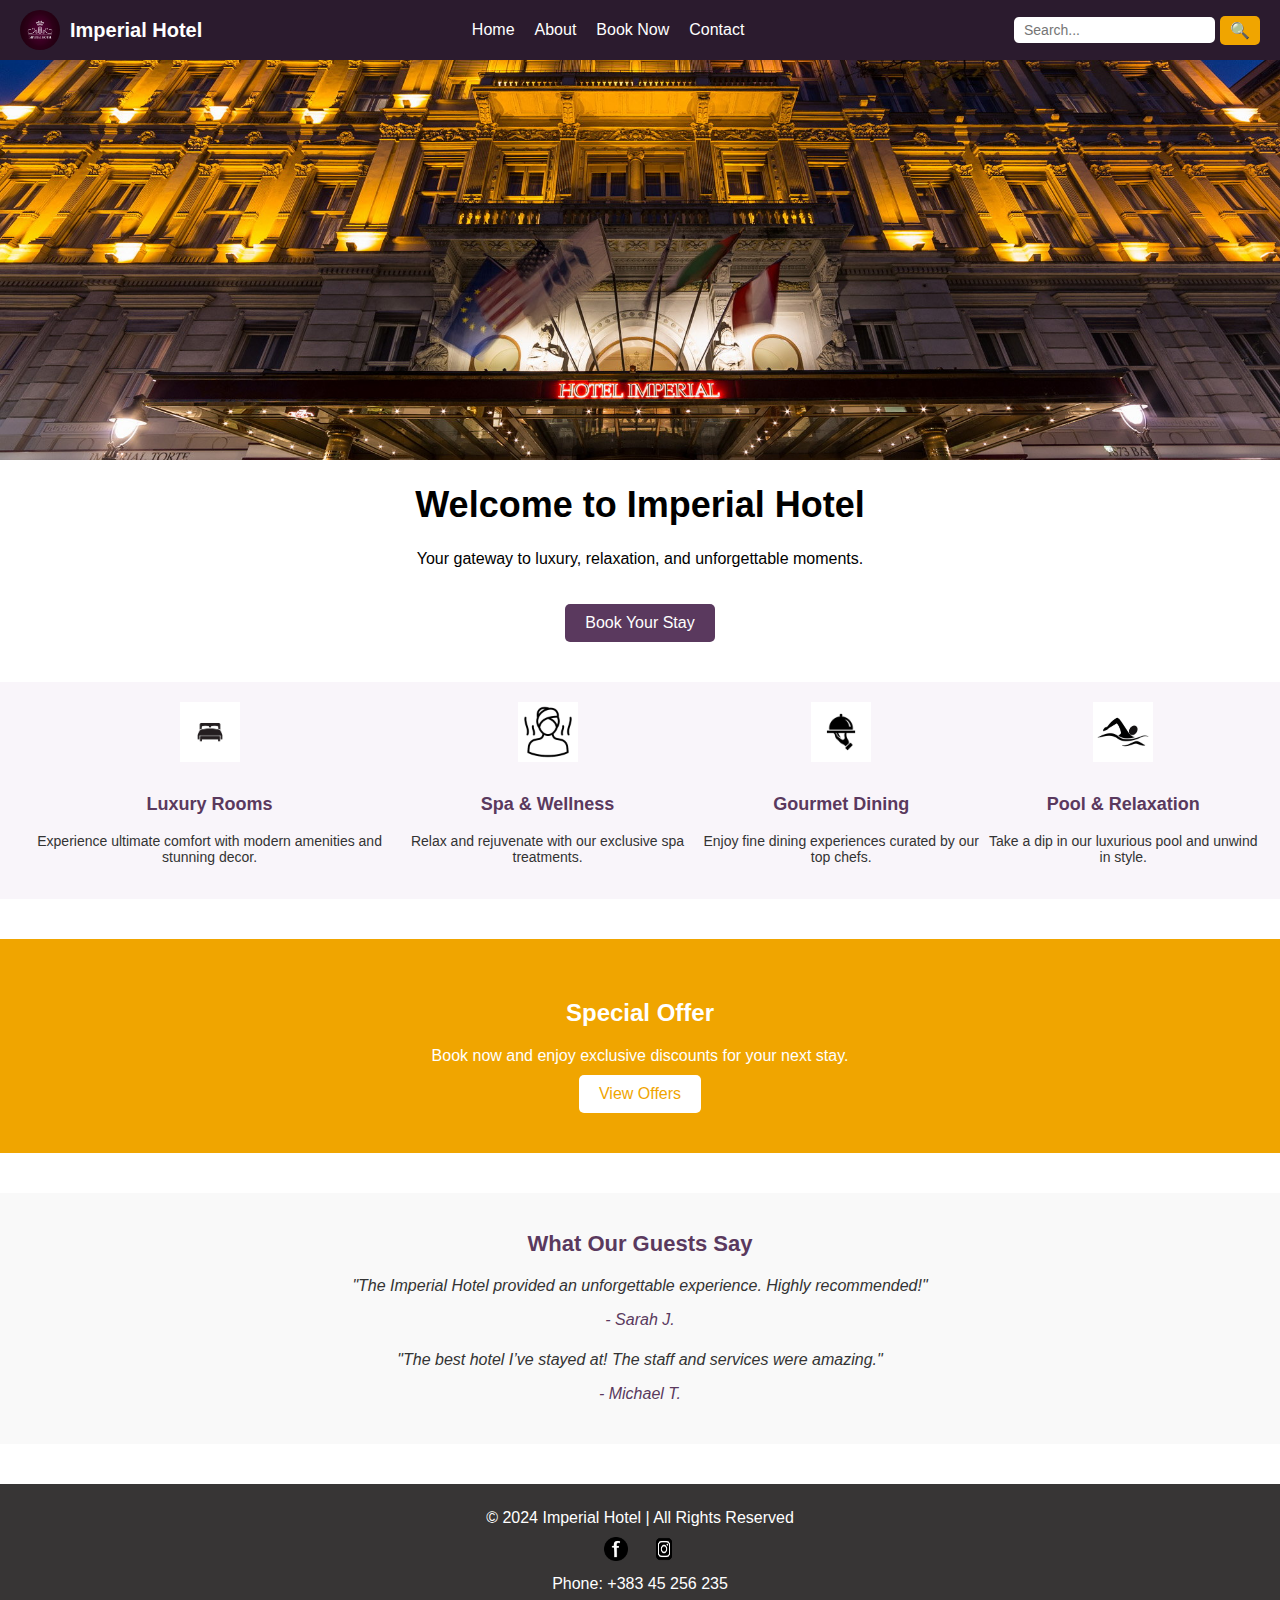
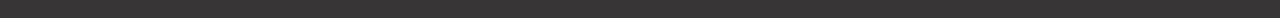
<file: sistemet e hoteleve/index.html>
<!DOCTYPE html>
<html lang="en">
<head>
    <meta charset="UTF-8">
    <meta name="viewport" content="width=device-width, initial-scale=1.0">
    <title>Imperial Hotel - Home</title>
    <link rel="stylesheet" href="styles.css">
</head>
<body>
    <!-- Header -->
    <header>
        <div class="navbar">
            <!-- Logo dhe emri i hotelit -->
            <div class="logo">
                <img src="logo.png" alt="Imperial Logo">
                <span>Imperial Hotel</span>
            </div>
    
            <!-- Lidhjet e faqeve -->
            <nav>
                <ul class="nav-links">
                    <li><a href="index.html">Home</a></li>
                    <li><a href="about.html">About</a></li>
                    <li><a href="booknow.html">Book Now</a></li>
                    <li><a href="contact.html">Contact</a></li>
                </ul>
            </nav>
    
            <!-- Search bar -->
            <div class="search-bar">
                <input type="text" placeholder="Search...">
                <button type="submit">&#128269;</button> <!-- Ikona për search -->
            </div>
        </div>
    </header>
    

    <!-- Slider -->
    <div class="slider">
        <img src="slider1.jpg" alt="Hotel View 1" class="slide">
        <img src="slider2.jpg" alt="Hotel View 2" class="slide">
        <img src="slider3.jpg" alt="Hotel View 3" class="slide">
    </div>

    <main>
        <h1>Welcome to Imperial Hotel</h1>
        <p>Your gateway to luxury, relaxation, and unforgettable moments.</p>
        <a href="booknow.html" class="cta-button">Book Your Stay</a>        
    </main>

    <!-- lluks ne dhoma -->
    <section class="services">
        <div class="service">
            <img src="luxury-room-icon.png" alt="Luxury Rooms">
            <h3>Luxury Rooms</h3>
            <p>Experience ultimate comfort with modern amenities and stunning decor.</p>
        </div>
        <div class="service">
            <img src="spa-icon.png" alt="Spa and Wellness">
            <h3>Spa & Wellness</h3>
            <p>Relax and rejuvenate with our exclusive spa treatments.</p>
        </div>
        <div class="service">
            <img src="gourmet-food-icon.png" alt="Gourmet Dining">
            <h3>Gourmet Dining</h3>
            <p>Enjoy fine dining experiences curated by our top chefs.</p>
        </div>
        <div class="service">
            <img src="pool-icon.png" alt="Pool">
            <h3>Pool & Relaxation</h3>
            <p>Take a dip in our luxurious pool and unwind in style.</p>
        </div>
    </section>
    
    <!-- oferta speciale -->
    <section class="special-offer">
        <h2>Special Offer</h2>
        <p>Book now and enjoy exclusive discounts for your next stay.</p>
        <a href="special_offers.html" class="button"><button> View Offers</button></a>
    </section>

    <!-- rishikimet nga klienti -->
    <section class="testimonials">
        <h2>What Our Guests Say</h2>
        <div class="testimonial">
            <p>"The Imperial Hotel provided an unforgettable experience. Highly recommended!"</p>
            <h4>- Sarah J.</h4>
        </div>
        <div class="testimonial">
            <p>"The best hotel I’ve stayed at! The staff and services were amazing."</p>
            <h4>- Michael T.</h4>
        </div>
    </section>

   
    
    
    

    <!-- Footer -->
    <footer>
        <p>&copy; 2024 Imperial Hotel | All Rights Reserved</p>
        <div class="social-icons">
            <a href="#" title="Facebook">
                <img src="facebook-logo-png-white-image-galleries--imagekbm-25.png" alt="Facebook" >
            </a>
            <a href="#" title="Instagram">
                <img src="instagram.png" alt="Instagram">
            </a>
        </div>
        <p>Phone: +383 45 256 235</p>
    </footer>
    <script src="script.js"></script>
</body>
</html>
</file>
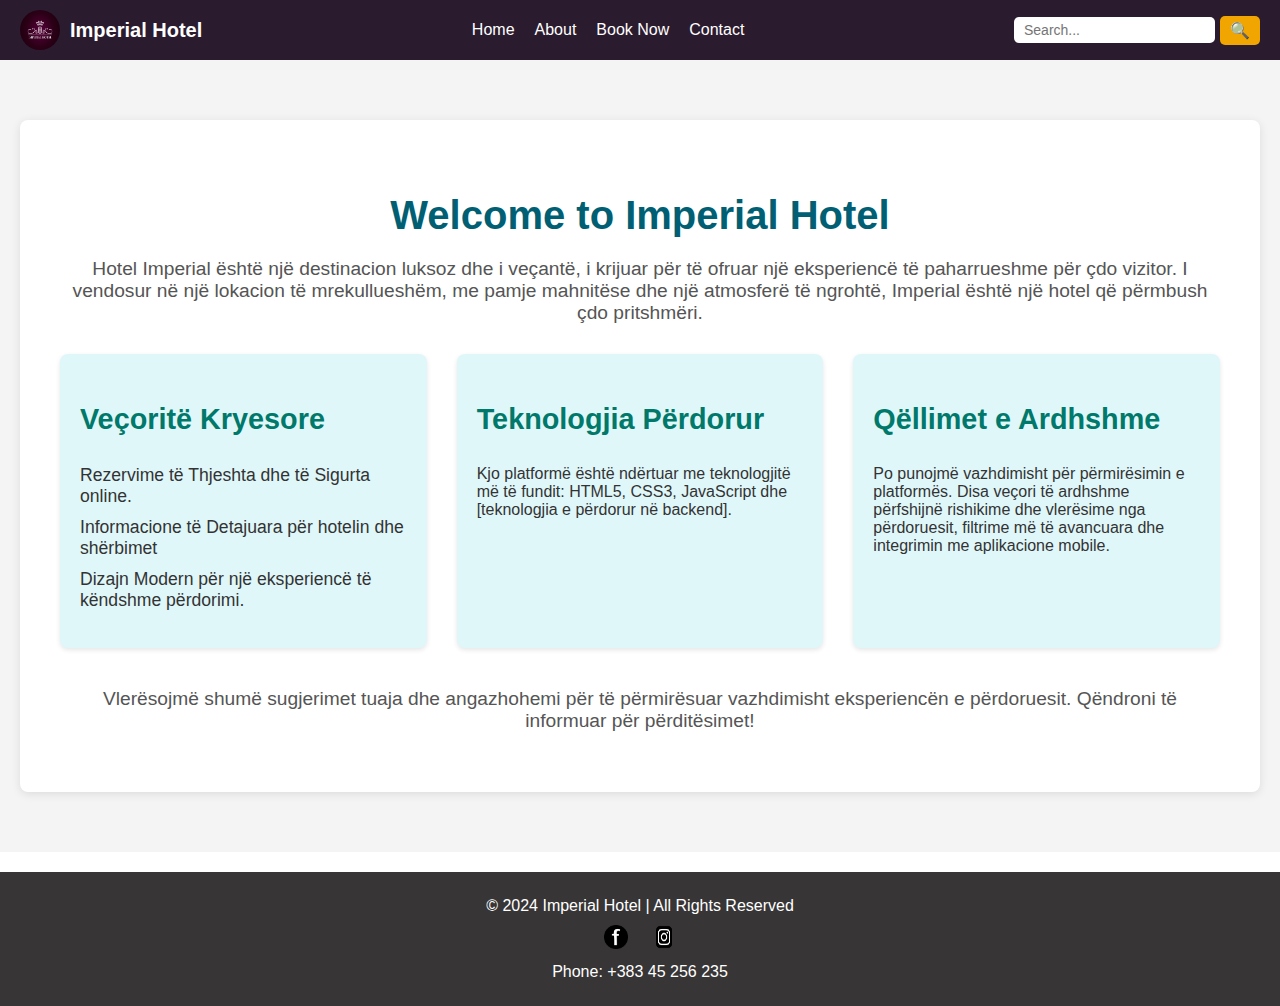
<file: sistemet e hoteleve/about.html>
<!DOCTYPE html>
<html lang="en">
<head>
    <meta charset="UTF-8">
    <meta name="viewport" content="width=device-width, initial-scale=1.0">
    <title>About Us - Imperial Hotel</title>
    <link rel="stylesheet" href="styles.css">
</head>
<body>
    <!-- Header -->
    <header>
        <div class="navbar">
            <!-- Logo dhe emri i hotelit -->
            <div class="logo">
                <img src="logo.png" alt="Imperial Logo">
                <span>Imperial Hotel</span>
            </div>
    
            <!-- Lidhjet e faqeve -->
            <nav>
                <ul class="nav-links">
                    <li><a href="index.html">Home</a></li>
                    <li><a href="about.html">About</a></li>
                    <li><a href="booknow.html">Book Now</a></li>
                    <li><a href="contact.html">Contact</a></li>
                </ul>
            </nav>
    
            <!-- Search bar -->
            <div class="search-bar">
                <input type="text" placeholder="Search...">
                <button type="submit">&#128269;</button> <!-- Ikona për search -->
            </div>
        </div>
    </header>
    

    <section id="about">
        <div class="about-container">
          <h2>Welcome to Imperial Hotel</h2>
          <p class="intro-text">Hotel Imperial është një destinacion luksoz dhe i veçantë, i krijuar për të ofruar një eksperiencë të paharrueshme për çdo vizitor. I vendosur në një lokacion të mrekullueshëm, me pamje mahnitëse dhe një atmosferë të ngrohtë, Imperial është një hotel që përmbush çdo pritshmëri.</p>
      
          <div class="feature-container">
            <div class="feature">
              <h3>Veçoritë Kryesore</h3>
              <ul>
                <li>Rezervime të Thjeshta dhe të Sigurta online.</li>
                <li>Informacione të Detajuara për hotelin dhe shërbimet</li>
                <li>Dizajn Modern për një eksperiencë të këndshme përdorimi.</li>
              </ul>
            </div>
      
            <div class="feature">
              <h3>Teknologjia Përdorur</h3>
              <p>Kjo platformë është ndërtuar me teknologjitë më të fundit: HTML5, CSS3, JavaScript dhe [teknologjia e përdorur në backend].</p>
            </div>
      
            <div class="feature">
              <h3>Qëllimet e Ardhshme</h3>
              <p>Po punojmë vazhdimisht për përmirësimin e platformës. Disa veçori të ardhshme përfshijnë rishikime dhe vlerësime nga përdoruesit, filtrime më të avancuara dhe integrimin me aplikacione mobile.</p>
            </div>
          </div>
      
          <p class="closing-text">Vlerësojmë shumë sugjerimet tuaja dhe angazhohemi për të përmirësuar vazhdimisht eksperiencën e përdoruesit. Qëndroni të informuar për përditësimet!</p>
        </div>
      </section>
      
      

      <!-- Footer -->
      <footer>
        <p>&copy; 2024 Imperial Hotel | All Rights Reserved</p>
        <div class="social-icons">
            <a href="#" title="Facebook">
                <img src="facebook-logo-png-white-image-galleries--imagekbm-25.png" alt="Facebook" >
            </a>
            <a href="#" title="Instagram">
                <img src="instagram.png" alt="Instagram">
            </a>
        </div>
        <p>Phone: +383 45 256 235</p>
    </footer>
</body>
</html>
</file>
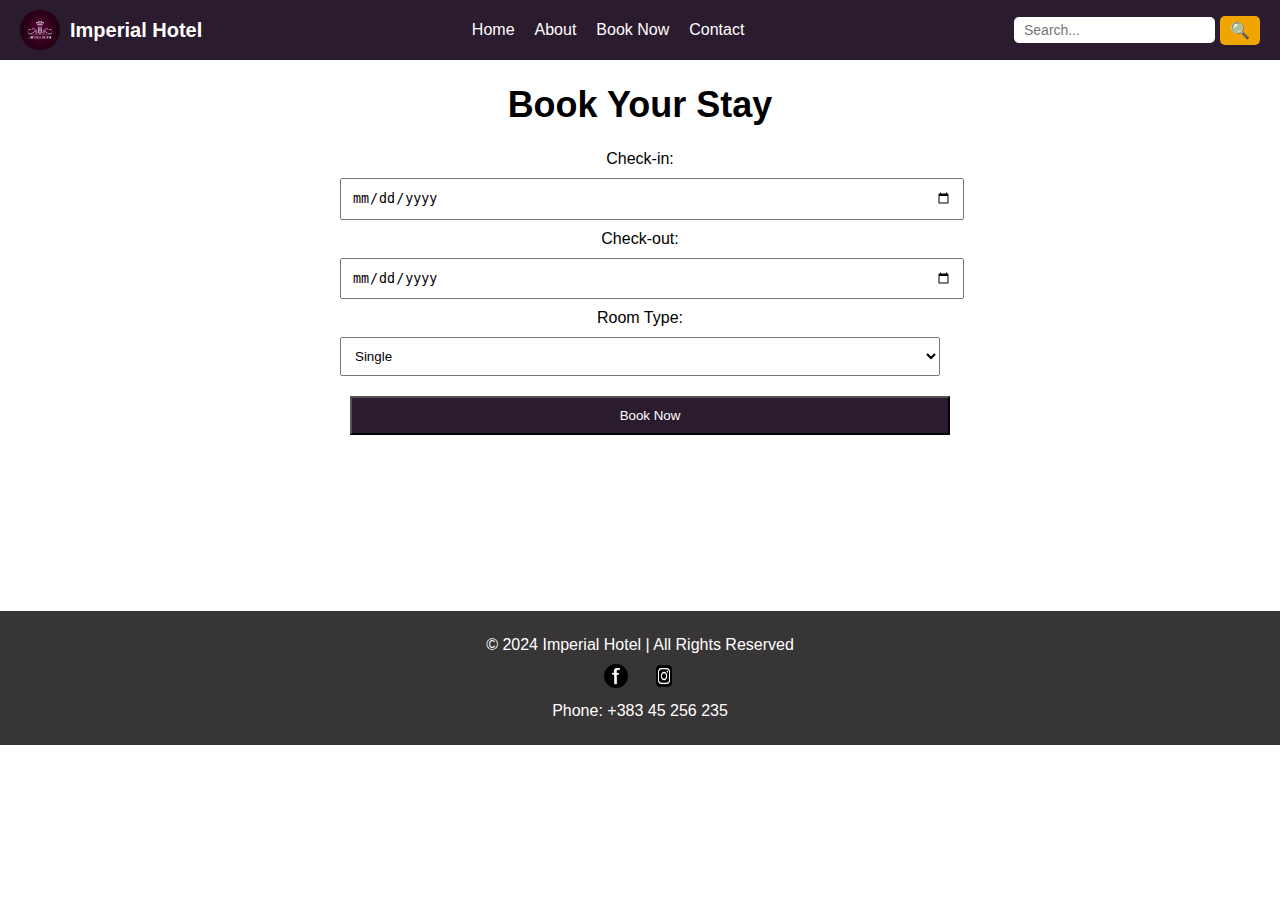
<file: sistemet e hoteleve/booknow.html>
<!DOCTYPE html>
<html lang="en">
<head>
    <meta charset="UTF-8">
    <meta name="viewport" content="width=device-width, initial-scale=1.0">
    <title>Book Now - Imperial Hotel</title>
    <link rel="stylesheet" href="styles.css">
</head>
<body>
       <!-- Header -->
       <header>
        <div class="navbar">
            <!-- Logo dhe emri i hotelit -->
            <div class="logo">
                <img src="logo.png" alt="Imperial Logo">
                <span>Imperial Hotel</span>
            </div>
    
            <!-- Lidhjet e faqeve -->
            <nav>
                <ul class="nav-links">
                    <li><a href="index.html">Home</a></li>
                    <li><a href="about.html">About</a></li>
                    <li><a href="booknow.html">Book Now</a></li>
                    <li><a href="contact.html">Contact</a></li>
                </ul>
            </nav>
    
            <!-- Search bar -->
            <div class="search-bar">
                <input type="text" placeholder="Search...">
                <button type="submit">&#128269;</button> <!-- Ikona për search -->
            </div>
        </div>
    </header>

    <main>
        <h1>Book Your Stay</h1>
        <form action="#">
            <label for="check-in">Check-in:</label>
            <input type="date" id="check-in" name="check-in"><br>

            <label for="check-out">Check-out:</label>
            <input type="date" id="check-out" name="check-out"><br>

            <label for="room-type">Room Type:</label>
            <select id="room-type" name="room-type">
                <option value="single">Single</option>
                <option value="double">Double</option>
                <option value="suite">Suite</option>
            </select><br>

            <input type="submit" value="Book Now" style="color: white; background-color:  #2b1b2e; margin-left: 10px;" onclick="showSuccessMessage(); return false;">
        </form>
        <script>
            // Funksioni që shfaq mesazhin e suksesit dhe falënderimin
            function showSuccessMessage() {
                alert("Rezervimi u krye me sukses!");
                alert("Faleminderit!");
            }
            </script>
    </main><br><br><br><br><br><br><br>

     <!-- Footer -->
     <footer>
        <p>&copy; 2024 Imperial Hotel | All Rights Reserved</p>
        <div class="social-icons">
            <a href="#" title="Facebook">
                <img src="facebook-logo-png-white-image-galleries--imagekbm-25.png" alt="Facebook" >
            </a>
            <a href="#" title="Instagram">
                <img src="instagram.png" alt="Instagram">
            </a>
        </div>
        <p>Phone: +383 45 256 235</p>
    </footer>
</body>
</html>
</file>
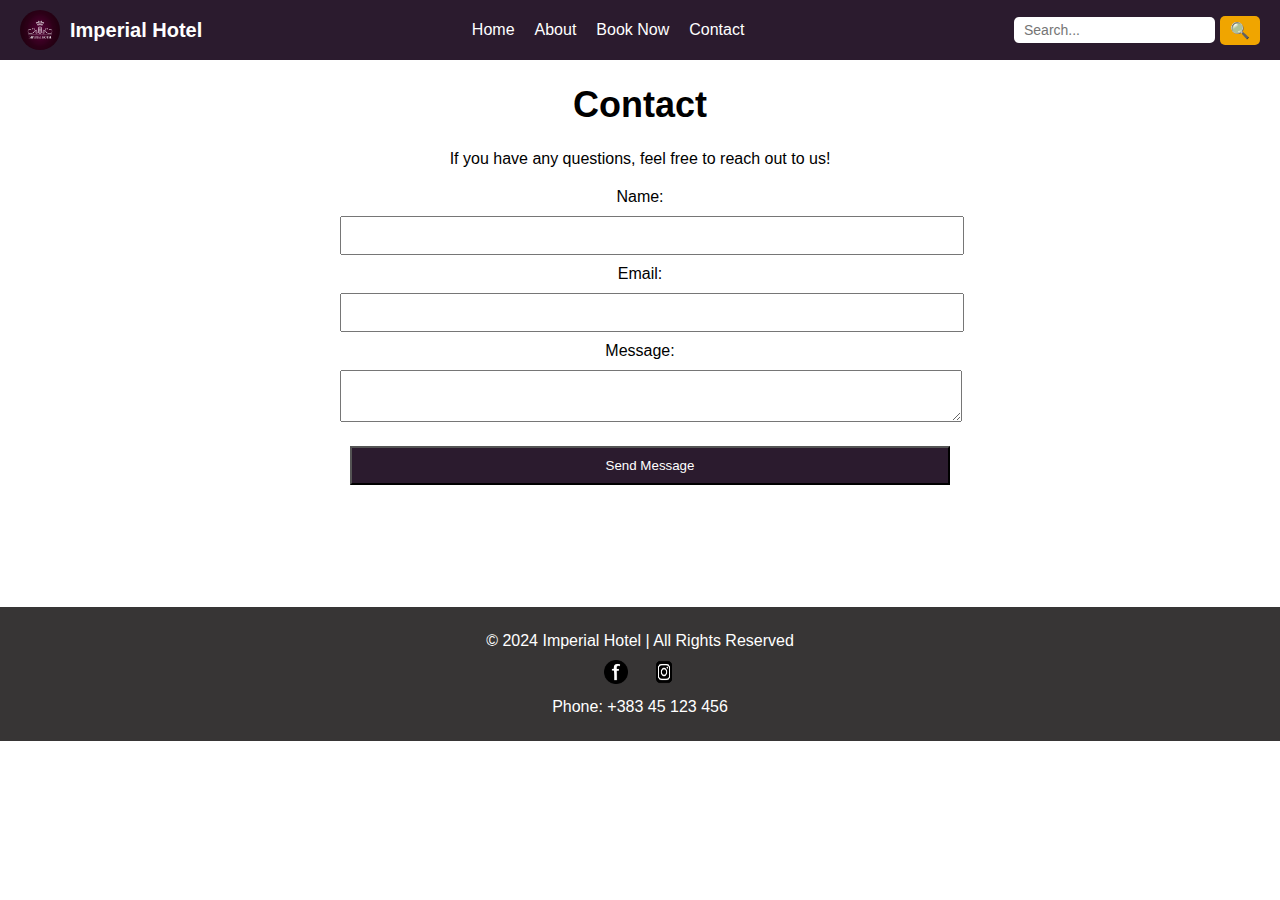
<file: sistemet e hoteleve/contact.html>
<!DOCTYPE html>
<html lang="en">
<head>
    <meta charset="UTF-8">
    <meta name="viewport" content="width=device-width, initial-scale=1.0">
    <title>Contact Us - Imperial Hotel</title>
    <link rel="stylesheet" href="styles.css">
</head>
<body>
       <!-- Header -->
       <header>
        <div class="navbar">
            <!-- Logo dhe emri i hotelit -->
            <div class="logo">
                <img src="logo.png" alt="Imperial Logo">
                <span>Imperial Hotel</span>
            </div>
    
            <!-- Lidhjet e faqeve -->
            <nav>
                <ul class="nav-links">
                    <li><a href="index.html">Home</a></li>
                    <li><a href="about.html">About</a></li>
                    <li><a href="booknow.html">Book Now</a></li>
                    <li><a href="contact.html">Contact</a></li>
                </ul>
            </nav>
    
            <!-- Search bar -->
            <div class="search-bar">
                <input type="text" placeholder="Search...">
                <button type="submit">&#128269;</button> <!-- Ikona për search -->
            </div>
        </div>
    </header>

    <main>
        <h1>Contact</h1>
        <p>If you have any questions, feel free to reach out to us!</p>
        <form>
            <label for="name">Name:</label>
            <input type="text" id="name" name="name"><br>

            <label for="email">Email:</label>
            <input type="email" id="email" name="email"><br>

            <label for="message">Message:</label>
            <textarea id="message" name="message"></textarea><br>

            <input type="submit" value="Send Message" style="color: white; background-color:  #2b1b2e; margin-left: 10px;" >
        </form>
    </main><br><br><br><br>

    <!-- Footer -->
    <footer>
        <p>&copy; 2024 Imperial Hotel | All Rights Reserved</p>
        <div class="social-icons">
            <a href="#" title="Facebook">
                <img src="facebook-logo-png-white-image-galleries--imagekbm-25.png" alt="Facebook" >
            </a>
            <a href="#" title="Instagram">
                <img src="instagram.png" alt="Instagram">
            </a>
        </div>
        <p>Phone: +383 45 123 456</p>
    </footer>
</body>
</html>
</file>
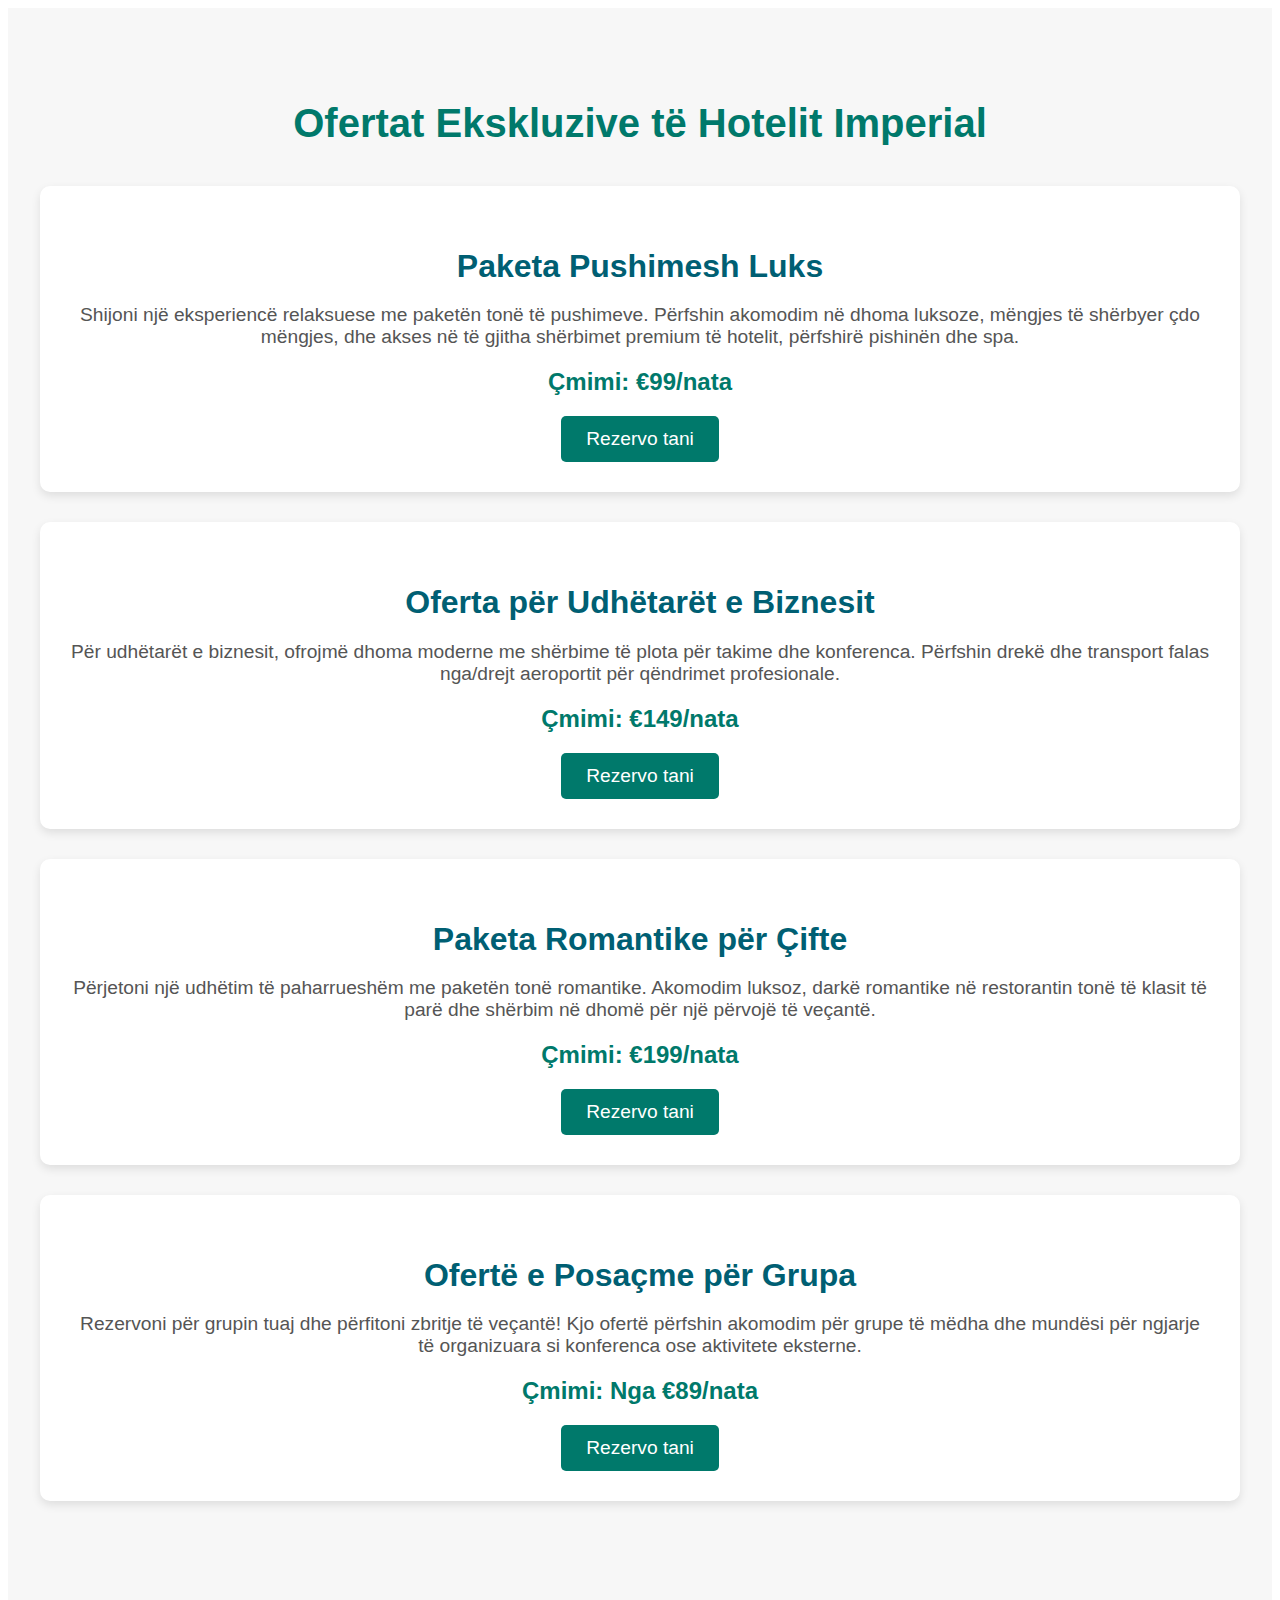
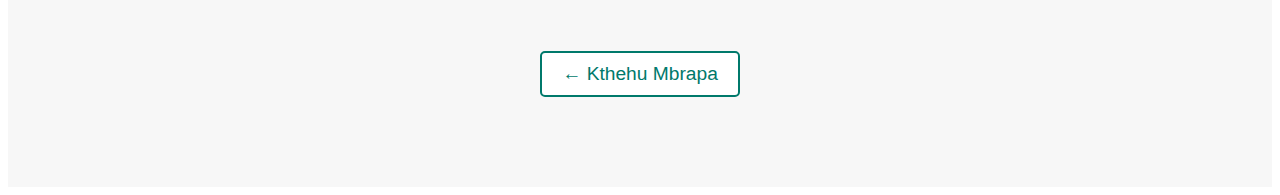
<file: sistemet e hoteleve/special_offers.html>
<!DOCTYPE html>
<html lang="en">
<head>
    <meta charset="UTF-8">
    <meta name="viewport" content="width=device-width, initial-scale=1.0">
    <title>Special Offers - Imperial Hotel</title>
    <style>
    #offers {
    background-color: #f7f7f7;
    padding: 60px 20px;
    font-family: 'Segoe UI', Tahoma, Geneva, Verdana, sans-serif;
    color: #333;
    }

    .offers-container {
    max-width: 1200px;
    margin: 0 auto;
    text-align: center;
    }

    #offers h2 {
    font-size: 2.5rem;
    color: #00796b;
    margin-bottom: 40px;
    }

    .offer {
    background-color: #ffffff;
    padding: 30px;
    border-radius: 10px;
    box-shadow: 0 4px 10px rgba(0, 0, 0, 0.1);
    margin-bottom: 30px;
    transition: transform 0.3s ease;
    }

    .offer:hover {
    transform: translateY(-10px);
    }

    .offer-title {
    font-size: 2rem;
    color: #005f73;
    margin-bottom: 15px;
    }

    .offer-description {
    font-size: 1.2rem;
    color: #555;
    margin-bottom: 20px;
    }

    .price {
    font-size: 1.5rem;
    color: #00796b;
    font-weight: bold;
    margin-bottom: 20px;
    display: block;
    }

    .cta-button {
    background-color: #00796b;
    color: #fff;
    padding: 12px 25px;
    font-size: 1.2rem;
    border: none;
    border-radius: 5px;
    text-decoration: none;
    display: inline-block;
    transition: background-color 0.3s ease;
    }

    .cta-button:hover {
    background-color: #004d40;
    }

    .back-button {
    display: inline-block;
    margin-bottom: 30px;
    font-size: 1.2rem;
    color: #00796b;
    text-decoration: none;
    padding: 10px 20px;
    border-radius: 5px;
    background-color: #ffffff;
    border: 2px solid #00796b;
    transition: background-color 0.3s ease, color 0.3s ease;
    }

    .back-button:hover {
    background-color: #00796b;
    color: #ffffff;
    }
    </style>

</head>
<body>
    <section id="offers">
        <div class="offers-container">
          <h2>Ofertat Ekskluzive të Hotelit Imperial</h2>
      
          <!-- Paketë Pushimesh -->
          <div class="offer">
            <h3 class="offer-title">Paketa Pushimesh Luks</h3>
            <p class="offer-description">Shijoni një eksperiencë relaksuese me paketën tonë të pushimeve. Përfshin akomodim në dhoma luksoze, mëngjes të shërbyer çdo mëngjes, dhe akses në të gjitha shërbimet premium të hotelit, përfshirë pishinën dhe spa.</p>
            <span class="price">Çmimi: €99/nata</span>
            <a href="booknow.html" class="cta-button">Rezervo tani</a>
          </div>
      
          <!-- Oferta Biznesi -->
          <div class="offer">
            <h3 class="offer-title">Oferta për Udhëtarët e Biznesit</h3>
            <p class="offer-description">Për udhëtarët e biznesit, ofrojmë dhoma moderne me shërbime të plota për takime dhe konferenca. Përfshin drekë dhe transport falas nga/drejt aeroportit për qëndrimet profesionale.</p>
            <span class="price">Çmimi: €149/nata</span>
            <a href="booknow.html" class="cta-button">Rezervo tani</a>
          </div>
      
          <!-- Paketë Romantike -->
          <div class="offer">
            <h3 class="offer-title">Paketa Romantike për Çifte</h3>
            <p class="offer-description">Përjetoni një udhëtim të paharrueshëm me paketën tonë romantike. Akomodim luksoz, darkë romantike në restorantin tonë të klasit të parë dhe shërbim në dhomë për një përvojë të veçantë.</p>
            <span class="price">Çmimi: €199/nata</span>
            <a href="booknow.html" class="cta-button">Rezervo tani</a>
          </div>
      
          <!-- Oferta Speciale për Grupa -->
          <div class="offer">
            <h3 class="offer-title">Ofertë e Posaçme për Grupa</h3>
            <p class="offer-description">Rezervoni për grupin tuaj dhe përfitoni zbritje të veçantë! Kjo ofertë përfshin akomodim për grupe të mëdha dhe mundësi për ngjarje të organizuara si konferenca ose aktivitete eksterne.</p>
            <span class="price">Çmimi: Nga €89/nata</span>
            <a href="booknow.html" class="cta-button">Rezervo tani</a>
          </div>
        </div>
      </section>
      <section id="offers">
        <div class="offers-container">
          
          <!-- Butoni "Kthehu Mbrapa" -->
          <a href="index.html" class="back-button">&#8592; Kthehu Mbrapa</a>
      
       
          <!-- Ofertat e tjera vazhdojnë këtu... -->
        </div>
      </section>
      
</body>
</html>
</file>
<file: sistemet e hoteleve/styles.css>
/* General Styles */
body {
    font-family: Arial, sans-serif;
    margin: 0;
    padding: 0;
    box-sizing: border-box;
}

/* Navbar Styles */
.navbar {
    display: flex;
    align-items: center;
    justify-content: space-between;
    padding: 10px 20px;
    background-color: #2b1b2e;
    color: white;
}

/* Logo dhe emri i hotelit */
.logo {
    display: flex;
    align-items: center;
    gap: 10px;
}

.logo img {
    width: 40px; /* Madhësia e logos */
    height: 40px;
    border-radius: 50%; /* Rreth për logon */
}

.logo span {
    font-size: 20px;
    font-weight: bold;
}

/* Lidhjet e faqeve */
.nav-links {
    display: flex;
    gap: 20px;
    list-style: none;
    margin: 0;
    padding: 0;
}

.nav-links li a {
    color: white;
    text-decoration: none;
    font-size: 16px;
    transition: color 0.3s ease;
}

.nav-links li a:hover {
    color: #f0a500; /* Ndryshim ngjyre kur lëviz mbi link */
}

/* Search bar */
.search-bar {
    display: flex;
    align-items: center;
    gap: 5px;
}

.search-bar input {
    padding: 5px 10px;
    font-size: 14px;
    border: none;
    border-radius: 5px;
    outline: none;
}

.search-bar button {
    background-color: #f0a500;
    border: none;
    color: white;
    font-size: 16px;
    padding: 5px 10px;
    border-radius: 5px;
    cursor: pointer;
    transition: background-color 0.3s ease;
}

.search-bar button:hover {
    background-color: #d98c00;
}

/* Për një pamje më të mirë në pajisjet më të vogla */
@media (max-width: 768px) {
    .navbar {
        flex-wrap: wrap; /* Elementët shfaqen në rreshta të ndryshëm në ekrane të vogla */
    }

    .nav-links {
        justify-content: center; /* Qendrojnë në qendër */
        margin-top: 10px;
    }

    .search-bar {
        justify-content: center;
        margin-top: 10px;
    }
}


/* Slider Styles */
.slider {
    position: relative;
    width: 100%;
    height: 400px; /* Lartësia e slider-it mund të ndryshohet sipas preferencës */
    overflow: hidden;
}

.slider .slide {
    display: none;
    position: absolute;
    width: 100%;
    height: 100%;
    top: 0;
    left: 0;
    object-fit: cover; /* Ruaj proporcioni i imazhit dhe mbush hapësirën */
}

/* Të gjitha imazhet duhet të kenë stilizimin object-fit për të ruajtur proporcionet dhe për të mbushur hapësirën */
.slider img {
    width: 100%;
    height: 100%;
    object-fit: cover; /* Kjo ndihmon që imazhi të mbushë hapësirën pa deformuar */
}

/* Form Styles */
form {
    max-width: 600px;
    margin: 20px auto;
}

form input, form select, form textarea {
    width: 100%;
    padding: 10px;
    margin: 10px 0;
}

/* Main content */
main {
    text-align: center;
    margin: 20px;
}

h1 {
    font-size: 36px;
}


/* Add a transition for the slider */
@keyframes fade {
    0% { opacity: 0; }
    20% { opacity: 1; }
    80% { opacity: 1; }
    100% { opacity: 0; }
}
 
/* lluks ne dhoma */
.services {
    display: flex;
    justify-content: space-around;
    text-align: center;
    margin: 40px 0;
    padding: 20px;
    background-color: #f9f5fa;
}

.service img {
    width: 60px;
    height: 60px;
    margin-bottom: 10px;
}

.service h3 {
    font-size: 18px;
    color: #5a395e;
}

.service p {
    font-size: 14px;
    color: #333;
}

/* oferta speciale */
.special-offer {
    text-align: center;
    padding: 40px;
    background-color: #f0a500;
    color: white;
}

.special-offer h2 {
    font-size: 24px;
}

.special-offer p {
    margin: 10px 0;
}

.special-offer button {
    background-color: #fff;
    color: #f0a500;
    border: none;
    padding: 10px 20px;
    font-size: 16px;
    border-radius: 5px;
    cursor: pointer;
}

.special-offer button:hover {
    background-color: #d98c00;
    color: white;
}

/* rishikimet nga klienti */
.testimonials {
    text-align: center;
    margin: 40px 0;
    padding: 20px;
    background-color: #f9f9f9;
}

.testimonials h2 {
    font-size: 22px;
    color: #5a395e;
}

.testimonial {
    margin: 20px 0;
    font-style: italic;
    color: #333;
}

.testimonial h4 {
    margin-top: 10px;
    font-weight: normal;
    color: #5a395e;
}

/* Butoni ner slider */
.cta-button {
    display: inline-block;
    margin-top: 20px;
    padding: 10px 20px;
    background-color: #5a395e;
    color: white;
    font-size: 16px;
    text-decoration: none;
    border-radius: 5px;
    transition: background-color 0.3s;
}

.cta-button:hover {
    background-color: #8c5b93;
}

/* footer ne index */

footer {
    background-color: rgb(55, 53, 53);
    color: white;
    padding: 20px;
    text-align: center;
    margin-top: 20px;
}

footer .social-icons {
    margin: 10px 0;
}

footer .social-icons a {
    display: inline-block;
    margin: 0 10px;
    text-decoration: none;
}

footer .social-icons img {
    width: 24px;
    height: 24px;
}

footer p {
    margin: 5px 0;
}

/* about */
#about {
    background-color: #f4f4f4;
    padding: 60px 20px;
    font-family: 'Segoe UI', Tahoma, Geneva, Verdana, sans-serif;
    color: #333;
  }
  
  .about-container {
    max-width: 1200px;
    margin: 0 auto;
    text-align: center;
    padding: 40px;
    background-color: #fff;
    border-radius: 8px;
    box-shadow: 0 2px 10px rgba(0, 0, 0, 0.1);
  }
  
  #about h2 {
    font-size: 2.5rem;
    color: #005f73;
    margin-bottom: 20px;
  }
  
  .intro-text {
    font-size: 1.2rem;
    margin-bottom: 30px;
    color: #555;
  }
  
  .feature-container {
    display: flex;
    justify-content: space-between;
    gap: 30px;
    margin-bottom: 40px;
  }
  
  .feature {
    background-color: #e0f7fa;
    padding: 20px;
    border-radius: 8px;
    box-shadow: 0 2px 5px rgba(0, 0, 0, 0.1);
    width: 30%;
    text-align: left;
  }
  
  .feature h3 {
    font-size: 1.8rem;
    color: #00796b;
  }
  
  .feature ul {
    list-style-type: none;
    padding-left: 0;
    font-size: 1.1rem;
  }
  
  .feature ul li {
    margin-bottom: 10px;
  }
  
  .closing-text {
    font-size: 1.2rem;
    color: #555;
    margin-top: 30px;
  }
</file>
